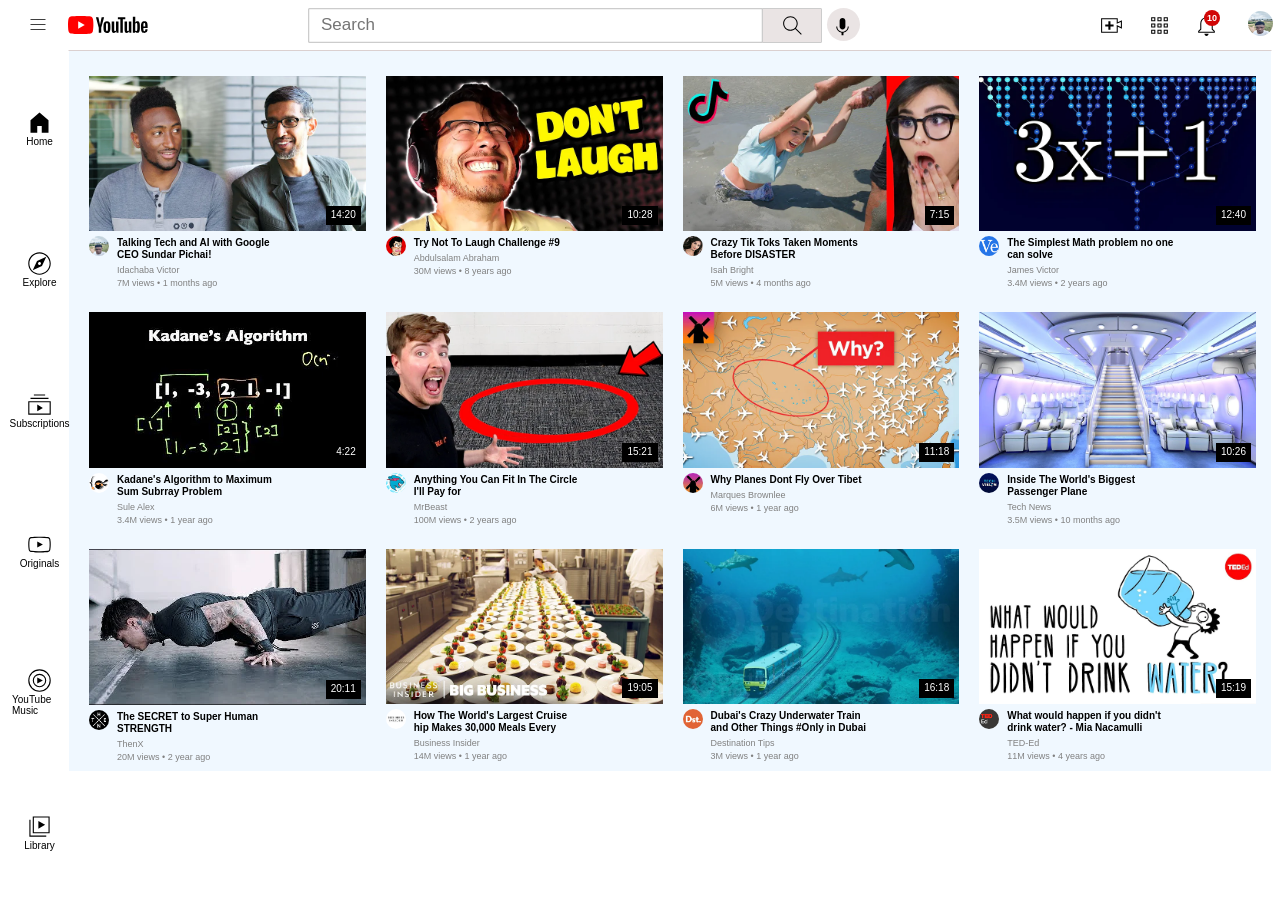
<file: index.html>
<!DOCTYPE html>
<html>
    <head>
        <link rel="stylesheet" href="body.css">
        <title>Youtube Clone</title>
    </head>

    <body class="body">
        <div class="header">
            <div class="left-section">
                <img class="first-icon-left"  src="elements/hamburger-menu.svg">
                <img class="second-icon-left" src="elements/youtube-logo.svg">
            </div>
            <div class="middle-section">
                <input class="search-middle" type="search" placeholder="Search">
                <button class="search-button">
                    <img class="search-icon" src="elements/search.svg">
                    <div class="tooltip">
                        search
                    </div>
                </button>
                <button class="voice-button">
                    <img class="voice-icon" src="elements/voice-search-icon.svg">
                    <div class="tooltip">Search with your Voice</div>
                </button>
                
            </div>
            <div class="right-section">
                <button class="upload-button">
                    <img class="upload-icon" src="elements/upload.svg">
                    <div class="tooltip">Create</div>
                </button>
                <button class="youtube-apps-button">
                    <img class="youtube-apps-icon" src="elements/youtube-apps.svg">
                    <div class="tooltip">Youtube Apps</div>
                </button>
                <button class="notification-button">
                    <img class="notification-icon" src="elements/notifications.svg">
                    <p class="notification-number">10</p>
                    <div class="tooltip">Notifications</div>
                </button>
                <div>
                    <img class="image-right" src="channels pics/IMG_20250913_091201_544.jpg">
                </div>
                   
                </div>
                
            </div>
        
        </div>
        <div class="main-container">
            <div>
                <div class="thumbnail-time">
                    <img class="thumbnails" src="thumbnails/image1.webp">
                    <p class="time">14:20</p>
                </div>
                <div class="video-content">
                    <div >
                        <img class="channel-pics" src="channels pics/IMG_20250913_091201_544.jpg">
                    </div>
                    <div class="video-info">
                        <p class="video-title">Talking Tech and AI with Google CEO Sundar Pichai!</p>
                        <p class="video-author">Idachaba Victor </p>
                        <p class="video-views">7M views &#8226; 1 months ago</p>
                    </div>
                </div>
            </div>
            <div>
                <div class="thumbnail-time">
                    <img class="thumbnails" src="thumbnails/thumbnail-2.webp">
                    <p class="time">10:28</p>
                </div>
                <div class="video-content">
                    <div >
                        <img class="channel-pics" src="channels pics/channel-21.jpeg">
                    </div>
                    <div class="video-info">
                        <p class="video-title">Try Not To Laugh Challenge #9</p>
                        <p class="video-author">Abdulsalam Abraham</p>
                        <p class="video-views">30M views &#8226; 8 years ago</p>
                    </div>
                </div>
            </div>
            <div>
                <div class="thumbnail-time">
                    <img class="thumbnails" src="thumbnails/thumbnail-3.webp">
                    <p class="time">7:15</p>
                </div>
                <div class="video-content">
                    <div >
                        <img class="channel-pics" src="channels pics/channel-31.jpeg">
                    </div>
                    <div class="video-info">
                        <p class="video-title">Crazy Tik Toks Taken Moments Before DISASTER</p>
                        <p class="video-author">Isah Bright</p>
                        <p class="video-views">5M views &#8226; 4 months ago</p>
                    </div>
                </div>
            </div>
            <div>
                <div class="thumbnail-time">
                    <img class="thumbnails" src="thumbnails/thumbnail-4.webp">
                    <p class="time">12:40</p>
                </div>
                <div class="video-content">
                    <div >
                        <img class="channel-pics" src="channels pics/channel-41.jpeg">
                    </div>
                    <div class="video-info">
                        <p class="video-title">The Simplest Math problem no one can solve</p>
                        <p class="video-author">James Victor</p>
                        <p class="video-views">3.4M views &#8226; 2 years ago</p>
                    </div>
                </div>
            </div>
            <div>
                <div class="thumbnail-time">
                    <img class="thumbnails" src="thumbnails/thumbnail-5.webp">
                    <p class="time">4:22</p>
                </div>
                <div class="video-content">
                    <div >
                        <img class="channel-pics" src="channels pics/channel-51.jpeg">
                    </div>
                    <div class="video-info">
                        <p class="video-title">Kadane's Algorithm to Maximum Sum Subrray Problem</p>
                        <p class="video-author">Sule Alex</p>
                        <p class="video-views">3.4M views &#8226; 1 year ago</p>
                    </div>
                </div>
            </div>
            <div>
                <div class="thumbnail-time">
                    <img class="thumbnails" src="thumbnails/thumbnail-6.webp">
                    <p class="time">15:21</p>
                </div>
                <div class="video-content">
                    <div >
                        <img class="channel-pics" src="channels pics/channel-61.jpeg">
                    </div>
                    <div class="video-info">
                        <p class="video-title">Anything You Can Fit In The Circle I'll Pay for </p>
                        <p class="video-author">MrBeast</p>
                        <p class="video-views">100M views &#8226; 2 years ago</p>
                    </div>
                </div>
            </div>
            <div>
                <div class="thumbnail-time">
                    <img class="thumbnails" src="thumbnails/thumbnail-7.webp">
                    <p class="time">11:18</p>
                </div>
                <div class="video-content">
                    <div >
                        <img class="channel-pics" src="channels pics/channel-71.jpeg">
                    </div>
                    <div class="video-info">
                        <p class="video-title">Why Planes Dont Fly Over Tibet</p>
                        <p class="video-author">Marques Brownlee</p>
                        <p class="video-views">6M views &#8226; 1 year ago</p>
                    </div>
                </div>
            </div>
            <div>
                <div class="thumbnail-time">
                    <img class="thumbnails" src="thumbnails/thumbnail-8.webp">
                    <p class="time">10:26</p>
                </div>
                <div class="video-content">
                    <div >
                        <img class="channel-pics" src="channels pics/channel-81.jpeg">
                    </div>
                    <div class="video-info">
                        <p class="video-title">Inside The World's Biggest Passenger Plane</p>
                        <p class="video-author">Tech News</p>
                        <p class="video-views">3.5M views &#8226; 10 months ago</p>
                    </div>
                </div>
            </div>
            <div>
                <div class="thumbnail-time">
                    <img class="thumbnails" src="thumbnails/thumbnail-9.webp">
                    <p class="time">20:11</p>
                </div>
                <div class="video-content">
                    <div >
                        <img class="channel-pics" src="channels pics/channel-91.jpeg">
                    </div>
                    <div class="video-info">
                        <p class="video-title">The SECRET to Super Human STRENGTH</p>
                        <p class="video-author">ThenX</p>
                        <p class="video-views">20M views &#8226; 2 year ago</p>
                    </div>
                </div>
            </div>
            <div>
                <div class="thumbnail-time">
                    <img class="thumbnails" src="thumbnails/thumbnail-10.webp">
                    <p class="time">19:05</p>
                </div>
                <div class="video-content">
                    <div >
                        <img class="channel-pics" src="channels pics/channel-101.jpeg">
                    </div>
                    <div class="video-info">
                        <p class="video-title">How The World's Largest Cruise hip Makes 30,000 Meals Every</p>
                        <p class="video-author">Business Insider</p>
                        <p class="video-views">14M views &#8226; 1 year ago</p>
                    </div>
                </div>
            </div>
            <div>
                <div class="thumbnail-time">
                    <img class="thumbnails" src="thumbnails/thumbnail-11.webp">
                    <p class="time">16:18</p>
                </div>
                <div class="video-content">
                    <div >
                        <img class="channel-pics" src="channels pics/channel-111.jpeg">
                    </div>
                    <div class="video-info">
                        <p class="video-title">Dubai's Crazy Underwater Train and Other Things #Only in Dubai</p>
                        <p class="video-author">Destination Tips</p>
                        <p class="video-views">3M views &#8226; 1 year ago</p>
                    </div>
                </div>
            </div>
            <div>
                <div class="thumbnail-time">
                    <img class="thumbnails" src="thumbnails/thumbnail-12.webp">
                    <p class="time">15:19</p>
                </div>
                <div class="video-content">
                    <div >
                        <img class="channel-pics" src="channels pics/channel-121.jpeg">
                    </div>
                    <div class="video-info">
                        <p class="video-title">What would happen if you didn't drink water? - Mia Nacamulli </p>
                        <p class="video-author">TED-Ed</p>
                        <p class="video-views">11M views &#8226; 4 years ago</p>
                    </div>
                </div>
            </div>
            <div class="side-bar">
                <div class="home-container">
                    <img class="home" src="side elements/home.svg">
                    <div>
                        <p class="paragraph-sidebar">Home</p>
                    </div>
                    
                </div>
                <div class="home-container">
                    <img class="home" src="side elements/explore.svg">
                    <div>
                        <p class="paragraph-sidebar">Explore</p>
                    </div>
                    
                </div>
                <div class="home-container">
                    <img class="home" src="side elements/subscriptions.svg">
                    <div>
                        <p class="paragraph-sidebar">Subscriptions</p>
                    </div>
                    
                </div>
                <div class="home-container">
                    <img class="home" src="side elements/originals.svg">
                    <div>
                        <p class="paragraph-sidebar">Originals</p>
                    </div>
                    
                </div>
                <div class="home-container">
                    <img class="home" src="side elements/youtube-music.svg">
                    <div>
                        <p class="paragraph-sidebar">YouTube Music</p>
                    </div>
                    
                </div>
                <div class="home-container">
                    <img class="home" src="side elements/library.svg">
                    <div>
                        <p class="paragraph-sidebar">Library</p>
                    </div>
                    
                </div>
            </div>
        </div>
    </body>
</html>
</file>
<file: body.css>
p{
    font-family: Arial;
    font-size: 10px;
}

.header{
    margin-bottom: 25px;
    height: 50px;
    display: grid;
    grid-template-columns:100px 1fr 200px;
    position: fixed;
    background-color: white;
    z-index: 100;
    align-items: center;
    top: 0px;
    width: 100%;
}

.left-section{
    width: 100px;
    display: flex;
    padding-top: 5px;
    padding-bottom: 5px;
    align-items: center;
}

.first-icon-left{
    width: 25px;
    height: 20px;
    margin-left: 20px;
    
}

.second-icon-left{
    width: 100px;
    margin-left: 20px;
    
}

.middle-section{
    display: flex;
    margin-left: 200px;
    margin-right: 135px;
    
}

.search-middle{
    width: 455px;
    padding-right: 200px;
    height:35px;
    border-top-left-radius: 1px;
    border-bottom-left-radius: 1px;
    border-style: solid;
    border-width: 1.5px;
    font-size: 17px;
    padding-left: 12px;
    border-color: rgb(204, 204, 204);
    box-shadow: inset 0 0 0.8px black;
    
}

.search-button{
    border-color: rgb(204, 204, 204);
    border-width: 1.5px;
    border-style: solid;
    margin-left: -1px;
    border-top-right-radius: 1px;
    border-bottom-right-radius: 1px;
    height:35px;
    width: 60px;
    background-color: rgb(234, 228, 228);
    position: relative;
    display: flex;
    justify-content: center;
    align-items: center;
    
   
}



.search-icon{
    width: 25px;
    
}

.search-button .tooltip,
.voice-button .tooltip,
.upload-button .tooltip,
.youtube-apps-button .tooltip,
.youtube-apps-button .tooltip,
.notification-button .tooltip {
    background-color: rgb(166, 159, 159);
    font-family: Arial;
    font-size: 12px;
    color: white;
    position: absolute;
    bottom: -10;
    opacity: 1;
    padding-left: 7px;
    padding-right: 7px;
    padding-top: 5px;
    padding-bottom: 5px;
    border-radius: 2px;
    margin-top: 60px;
    margin-left: -5px;
    opacity: 0;
    transition: opacity 0.18s;
    pointer-events: none;
    
    
}

.search-button:hover .tooltip,
.voice-button:hover .tooltip,
.upload-button:hover .tooltip,
.youtube-apps-button:hover .tooltip,
.notification-button:hover .tooltip{
    opacity: 1;
}



.voice-button {
    width: 33px;
    height: 33px;
    border: none;
    background-color: rgb(234, 228, 228);
    border-radius: 20px;
    padding-left: 4px;
    padding-top: 5px;
    margin-left: 5px;
    display: flex;
    justify-content: center;
    align-items: center;

}

.voice-icon{
    width: 25px;
}


.right-section{
    display: flex;
    width: 200px;
    margin-left: 5px;
    align-items: center;
    justify-content: space-between;
    flex-shrink: 0;
    
}

.upload-button{
    position: relative;
    border: none;
    background-color: white;
    display: flex;
    justify-content: center;
    align-items: center;
    
}

.upload-icon{
    width: 25px;
   
}

.youtube-apps-button{
    position: relative;
    border: none;
    
    display: flex;
    justify-content: center;
    align-items: center;
    
}

.youtube-apps-icon{
    width: 25px;
    position: absolute;
}

.notification-icon{
    width: 25px;
    position: relative;
}

.notification-button{
    position: relative;
    border: none;
    background-color: white;
    display: flex;
    justify-content: center;
    align-items: center;
}

.notification-number{
    position: absolute;
    width: 10px;
    height: 10px;
    font-size: 9px;
    font-weight: bold;
    border-radius: 10px;
    background-color: rgb(209, 7, 7);
    color: white;
    padding-left: 3px;
    padding-right: 3px;
    padding-top: 3px;
    padding-bottom: 3px;
    top: 0;
    margin-top: -2px;
    margin-left: 11px;
    
    
}

.image-right{
    width: 25px;
    height: 25px;
    border-radius: 15px;
    margin-right: 20px;
}

.side-bar{
    position: fixed;
    top:55px;
    bottom: 0px;
    left: 0px;
    display: grid;
    grid-template-columns: 1fr;
    width: 95px;
    justify-content: center;
    align-items: center;
    
    
    
    
}

.home-container{
    background-color: white;
    margin-bottom: 0px;
    margin-top: 15px;
    padding-left: 12px;
    cursor: pointer;
    width: 55px;
    height: 50px;
    display: flex;
    flex-direction: column;
    justify-content: center;
    align-items: center;
    
    
    
}

.home-container:hover {
    background-color: lightgray;
    
}

.home{
    height: 27px;
    
    
    
}

.paragraph-sidebar{
    font-family: Arial;
    font-size: 10px;
    margin-top: 0px;
    
    
    
    
}

.main-container{
    display: grid;
    grid-template-columns: 1fr 1fr 1fr 1fr;
    column-gap: 20px;
    row-gap: 15px;
    margin-left: 60px;
    margin-top: 50px;
    padding-top: 25px;
    padding-left: 20px;
    padding-right: 15px;
    background-color: aliceblue;
    border-top-color: rgb(219, 208, 208);
    border-left-color: white;
    border-right-color: white;
    border-bottom-color: white;
    border-width: 1px;
    border-style: solid;
    
}

@media (max-width: 750px) {
    .main-container{
        display: grid;
        grid-template-columns: 1fr 1fr ;
    }
}
@media(max-width:999px) and (min-width:751px) {
    .main-container{
        display: grid;
        grid-template-columns: 1fr 1fr 1fr ;
}
}
@media(min-width: 1000px) {
    .main-container{
        display: grid;
        grid-template-columns: 1fr 1fr 1fr 1fr;
    }
}



.thumbnails{
    width: 100%;
    
}

.thumbnail-time{
    position: relative;
}

.time{
    position: absolute;
    background-color: black;
    color: white;
    bottom: 0;
    right: 0;
    margin-right: 5px;
    padding-left: 5px;
    padding-right: 5px;
    padding-top: 3px;
    padding-bottom: 5px;

}

.video-content{
    display: grid;
    grid-template-columns: 20px 100%;
    vertical-align: top;
    
    
    
}

.channel-pics{
    width: 20px;
    height: 20px;
    border-radius: 10px;
    margin-top: 1px;

}

.video-info{
    width: 150px;
    margin-left: 8px;
    margin-top: -8px;

    
    
}

.video-title{
    line-height: 12px;
    font-weight: bold;
    margin-bottom: 0px;
    width: 170px;
}

.video-author{
    color: gray;
    font-size: 9px;
    margin-top: 4px;
    margin-bottom: 0px;
   
}

.video-views{
    color: gray;
    font-size: 9px;
    margin-top: 3px;
    
}
</file>
